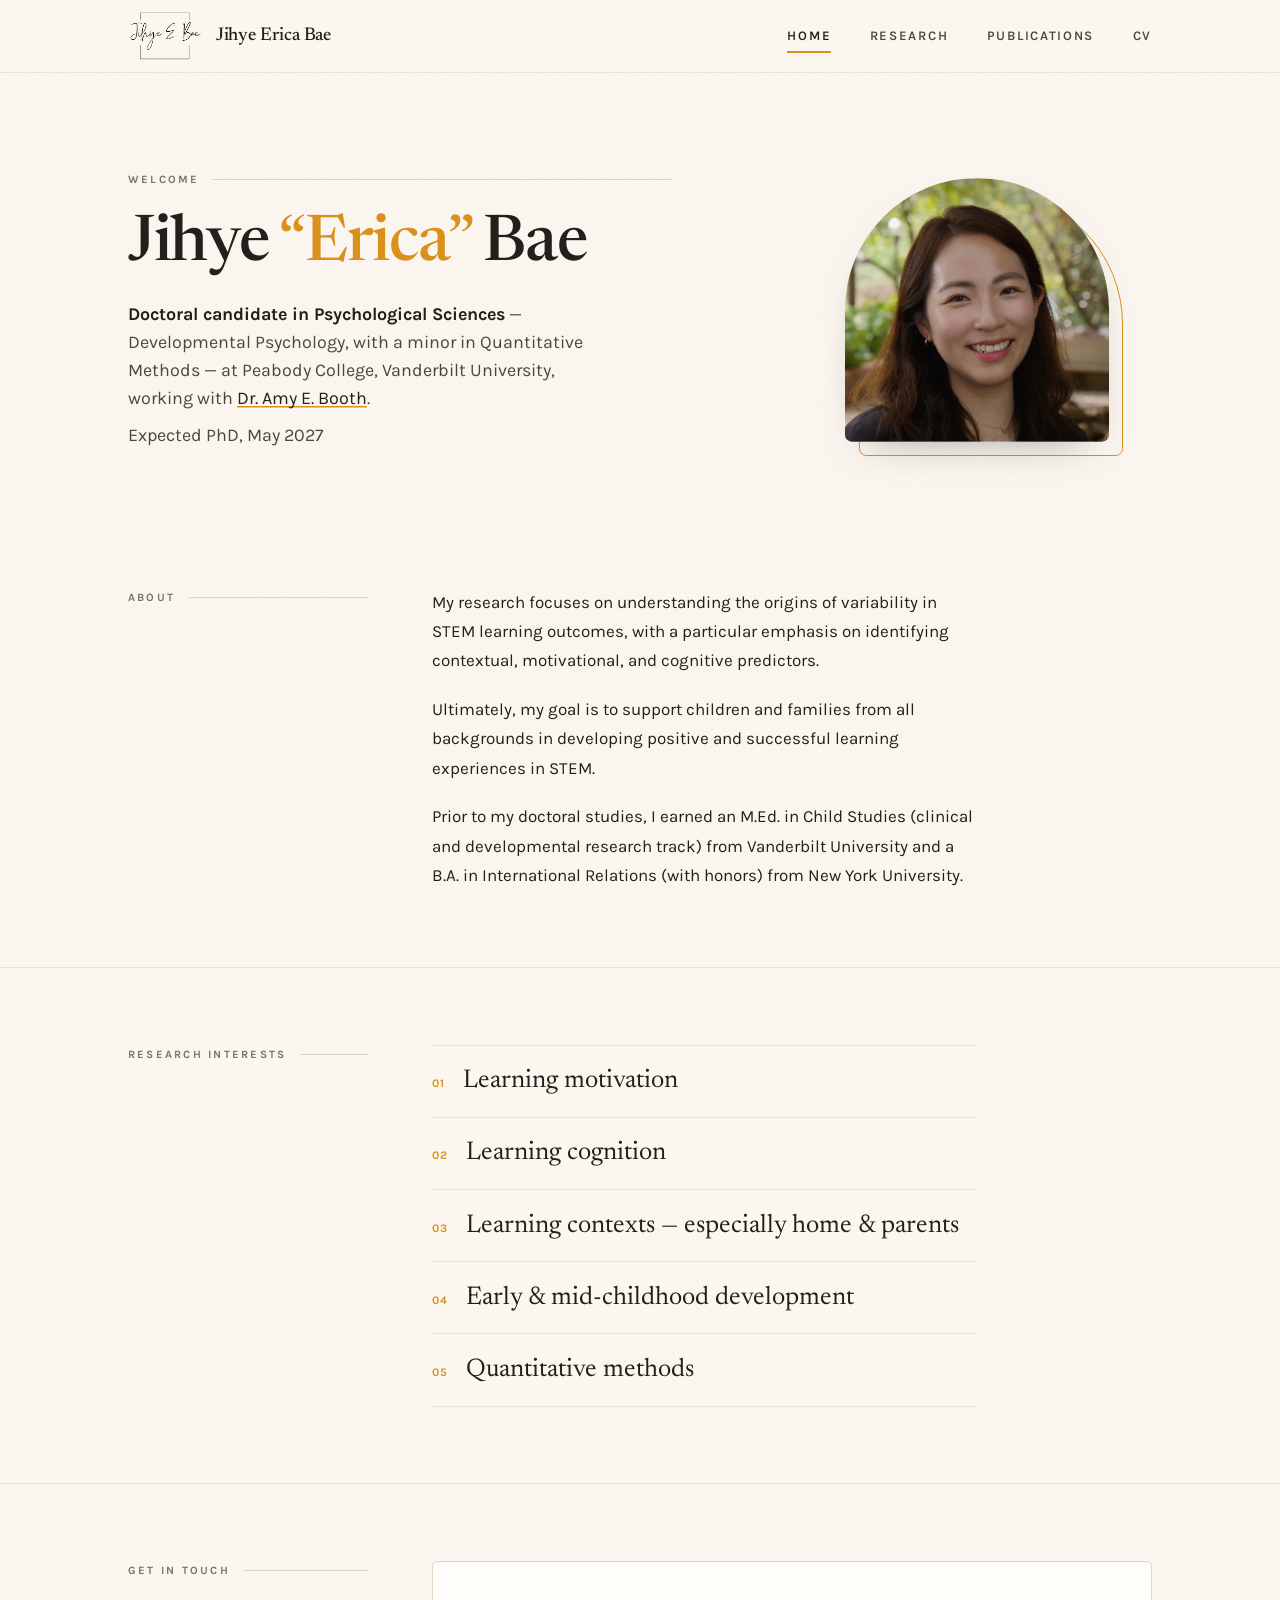
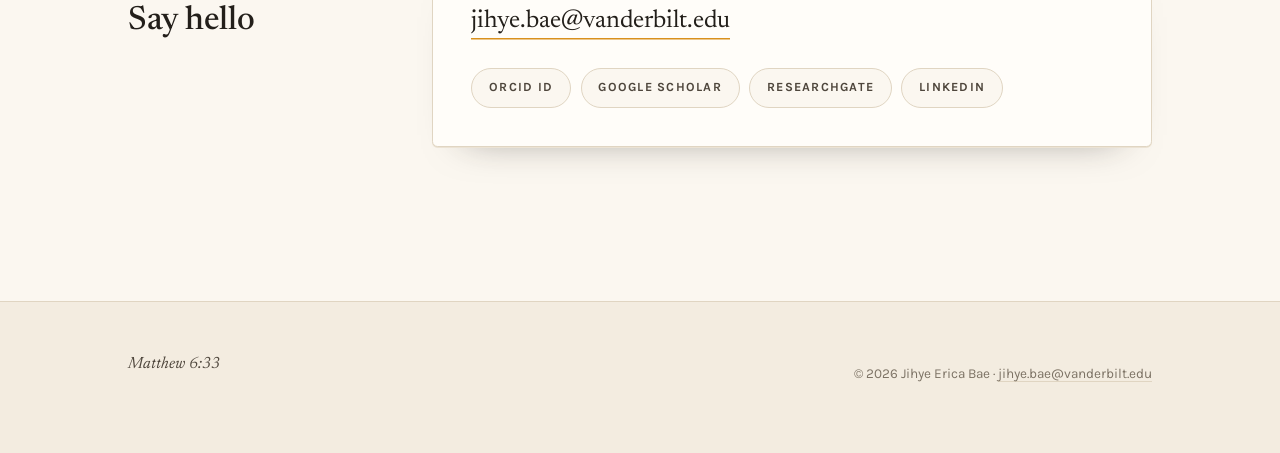
<file: index.html>
<!DOCTYPE html>
<html lang="en">
<head>
<meta charset="utf-8">
<meta name="viewport" content="width=device-width, initial-scale=1">
<title>Jihye Bae (Erica Bae) — Developmental Psychology, Vanderbilt University</title>
<meta name="description" content="Jihye &quot;Erica&quot; Bae is a doctoral candidate in Psychological Sciences at Peabody College, Vanderbilt University, and a member of the Little Learners Lab, studying the contextual, motivational, and cognitive origins of variability in STEM learning.">
<meta name="author" content="Jihye Erica Bae">
<link rel="canonical" href="https://ericajbae.github.io/">

<meta property="og:type" content="profile">
<meta property="og:url" content="https://ericajbae.github.io/">
<meta property="og:title" content="Jihye &quot;Erica&quot; Bae">
<meta property="og:description" content="Doctoral candidate in Psychological Sciences at Vanderbilt University — early STEM learning, motivation, and the home science environment.">
<meta property="og:image" content="https://ericajbae.github.io/assets/img/portrait.jpg">

<link rel="icon" href="assets/img/logo.png">
<link rel="preconnect" href="https://fonts.googleapis.com">
<link rel="preconnect" href="https://fonts.gstatic.com" crossorigin>
<link rel="stylesheet" href="https://fonts.googleapis.com/css2?family=Newsreader:ital,opsz,wght@0,6..72,300..700;1,6..72,300..700&family=Karla:ital,wght@0,300..800;1,300..800&display=swap">
<link rel="stylesheet" href="assets/css/style.css">

<script type="application/ld+json">
{
  "@context": "https://schema.org",
  "@type": "Person",
  "name": "Jihye Erica Bae",
  "url": "https://ericajbae.github.io/",
  "image": "https://ericajbae.github.io/assets/img/portrait.jpg",
  "alternateName": ["Jihye Bae", "Erica Bae", "Jihye \"Erica\" Bae"],
  "jobTitle": "Doctoral Candidate in Psychological Sciences",
  "email": "mailto:jihye.bae@vanderbilt.edu",
  "affiliation": {
    "@type": "CollegeOrUniversity",
    "name": "Vanderbilt University, Peabody College"
  },
  "memberOf": {
    "@type": "Organization",
    "name": "Little Learners Lab, Vanderbilt University",
    "url": "https://my.vanderbilt.edu/littlelearnerslab/"
  },
  "alumniOf": ["Vanderbilt University", "New York University"],
  "knowsAbout": ["Developmental Psychology", "Early STEM learning", "Learning motivation", "Quantitative methods"],
  "sameAs": [
    "https://orcid.org/0009-0007-4575-9829",
    "https://scholar.google.com/citations?user=H38HMKwAAAAJ&hl=en",
    "https://www.researchgate.net/profile/Jihye-Bae-4",
    "https://www.linkedin.com/in/jihye-bae-78605846"
  ]
}
</script>
</head>
<body>
<a class="skip" href="#main">Skip to content</a>

<header class="masthead">
  <div class="wrap masthead__inner">
    <a class="sigmark" href="index.html" aria-label="Jihye Erica Bae — home">
      <img src="assets/img/logo.png" alt="" width="285" height="195">
      <span class="sigmark__name">Jihye Erica Bae</span>
    </a>
    <nav class="nav" aria-label="Primary">
      <a href="index.html" aria-current="page">Home</a>
      <a href="research.html">Research</a>
      <a href="publications.html">Publications</a>
      <a href="cv.html">CV</a>
    </nav>
  </div>
</header>

<main id="main">

  <!-- ── hero ──────────────────────────────────────────────────────── -->
  <section class="hero">
    <div class="wrap hero__grid">
      <div class="rise">
        <p class="eyebrow">Welcome</p>
        <h1 class="hero__name">Jihye <em>“Erica”</em> Bae</h1>
        <p class="hero__role hero__role--lead">
          <strong>Doctoral candidate in Psychological Sciences</strong> — Developmental
          Psychology, with a minor in Quantitative Methods — at Peabody College,
          Vanderbilt University, working with
          <a class="link" href="https://www.vanderbilt.edu/psychological_sciences/bio/amy-booth" target="_blank" rel="noopener">Dr.&nbsp;Amy&nbsp;E.&nbsp;Booth</a>.
        </p>
        <p class="hero__role">
          Expected&nbsp;PhD, May&nbsp;2027
        </p>
      </div>

      <figure class="portrait rise">
        <div class="portrait__img">
          <img src="assets/img/portrait.jpg" alt="Portrait of Jihye Erica Bae" width="679" height="679">
        </div>
      </figure>
    </div>
  </section>

  <!-- ── about ─────────────────────────────────────────────────────── -->
  <section class="section">
    <div class="wrap railed">
      <div class="railed__rail">
        <p class="eyebrow">About</p>
      </div>
      <div class="prose">
        <p>
          My research focuses on understanding the origins of variability in STEM
          learning outcomes, with a particular emphasis on identifying contextual,
          motivational, and cognitive predictors.
        </p>
        <p>
          Ultimately, my goal is to support children and families from all
          backgrounds in developing positive and successful learning experiences
          in STEM.
        </p>
        <p>
          Prior to my doctoral studies, I earned an M.Ed. in Child Studies
          (clinical and developmental research track) from Vanderbilt University
          and a B.A. in International Relations (with honors) from
          New York University.
        </p>
      </div>
    </div>
  </section>

  <!-- ── interests ─────────────────────────────────────────────────── -->
  <section class="section">
    <div class="wrap railed">
      <div class="railed__rail">
        <p class="eyebrow">Research interests</p>
      </div>
      <ol class="interests">
        <li>Learning motivation</li>
        <li>Learning cognition</li>
        <li>Learning contexts — especially home &amp; parents</li>
        <li>Early &amp; mid-childhood development</li>
        <li>Quantitative methods</li>
      </ol>
    </div>
  </section>

  <!-- ── contact ───────────────────────────────────────────────────── -->
  <section class="section">
    <div class="wrap railed">
      <div class="railed__rail">
        <p class="eyebrow">Get in touch</p>
        <h2 class="section__title">Say hello</h2>
      </div>
      <div class="contact">
        <a class="link contact__mail" href="mailto:jihye.bae@vanderbilt.edu">jihye.bae@vanderbilt.edu</a>
        <div class="profiles">
          <a href="https://orcid.org/0009-0007-4575-9829" target="_blank" rel="noopener">ORCID iD</a>
          <a href="https://scholar.google.com/citations?user=H38HMKwAAAAJ&amp;hl=en" target="_blank" rel="noopener">Google Scholar</a>
          <a href="https://www.researchgate.net/profile/Jihye-Bae-4" target="_blank" rel="noopener">ResearchGate</a>
          <a href="https://www.linkedin.com/in/jihye-bae-78605846" target="_blank" rel="noopener">LinkedIn</a>
        </div>
      </div>
    </div>
  </section>

</main>

<footer class="foot">
  <div class="wrap foot__inner">
    <p class="foot__verse">Matthew 6:33</p>
    <p>© 2026 Jihye Erica Bae · <a href="mailto:jihye.bae@vanderbilt.edu">jihye.bae@vanderbilt.edu</a></p>
  </div>
</footer>

<!-- visitor stats: GoatCounter (cookie-free) -->
<script data-goatcounter="https://khan0425.goatcounter.com/count" async src="//gc.zgo.at/count.js"></script>
</body>
</html>
</file>
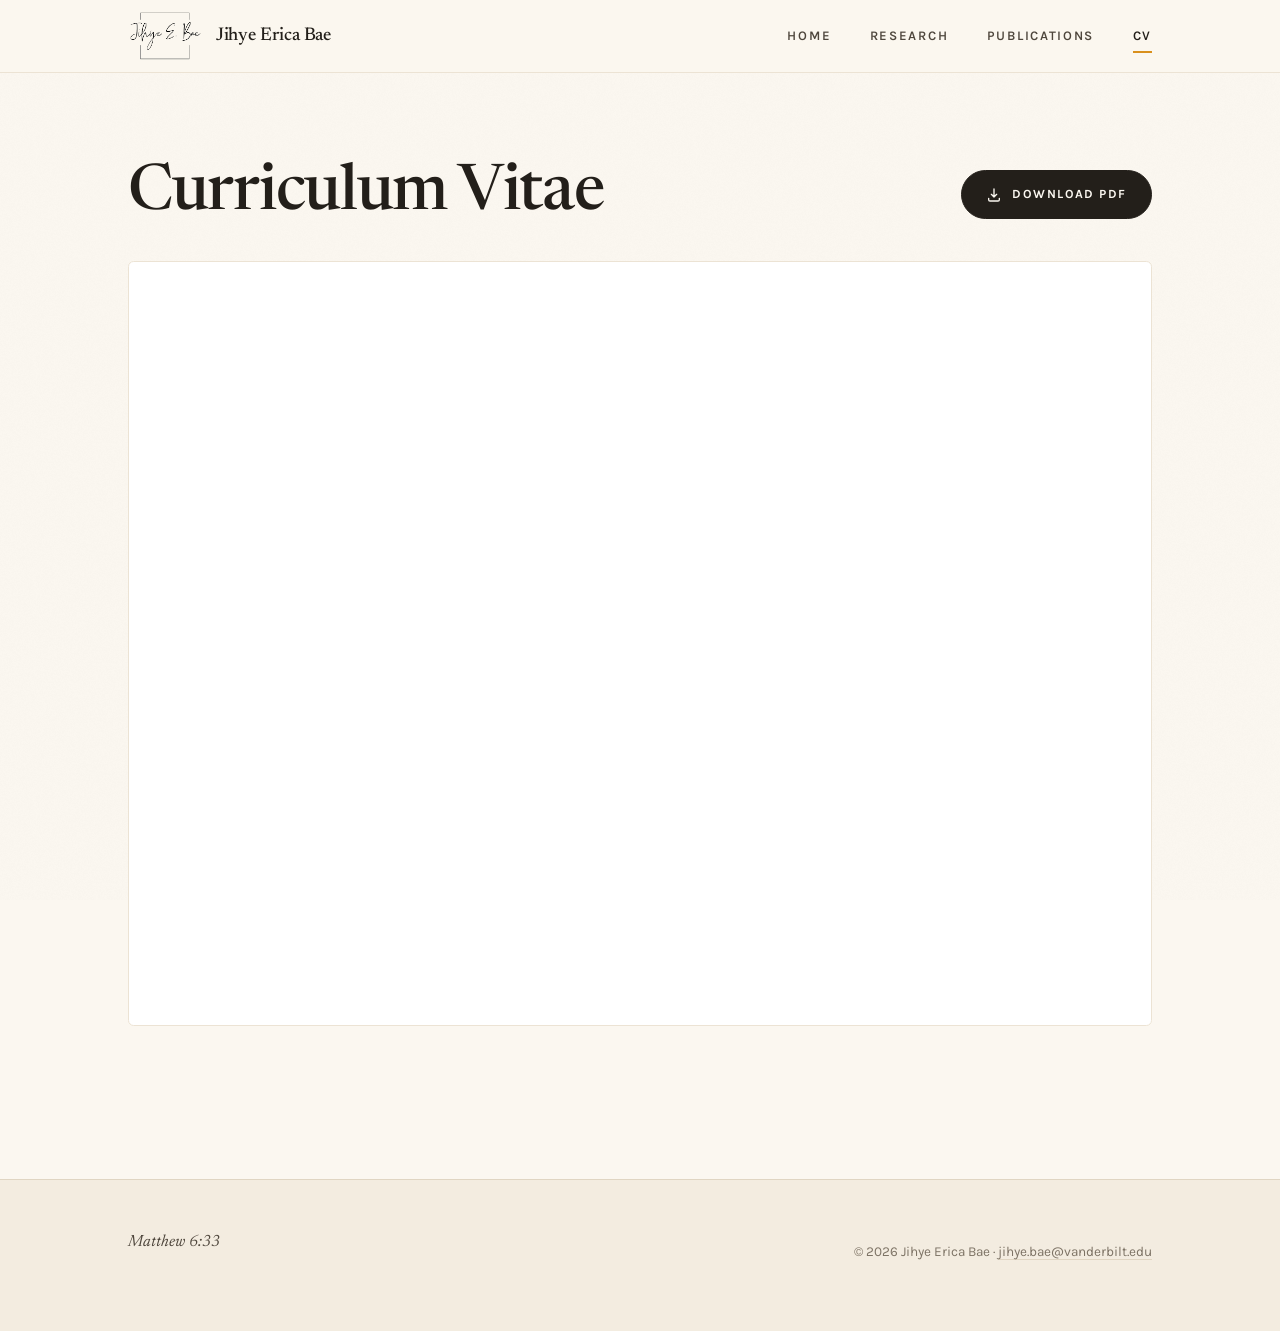
<file: cv.html>
<!DOCTYPE html>
<html lang="en">
<head>
<meta charset="utf-8">
<meta name="viewport" content="width=device-width, initial-scale=1">
<title>CV — Jihye Bae (Erica Bae), Vanderbilt University</title>
<meta name="description" content="Curriculum vitae of Jihye &quot;Erica&quot; Bae, doctoral candidate in Psychological Sciences at Vanderbilt University — education, research and teaching experience, publications, presentations, and awards.">
<meta name="author" content="Jihye Erica Bae">
<link rel="canonical" href="https://ericajbae.github.io/cv.html">

<meta property="og:type" content="website">
<meta property="og:url" content="https://ericajbae.github.io/cv.html">
<meta property="og:title" content="CV — Jihye &quot;Erica&quot; Bae">
<meta property="og:description" content="Education, research and teaching experience, publications, presentations, and awards.">
<meta property="og:image" content="https://ericajbae.github.io/assets/img/portrait.jpg">

<link rel="icon" href="assets/img/logo.png">
<link rel="preconnect" href="https://fonts.googleapis.com">
<link rel="preconnect" href="https://fonts.gstatic.com" crossorigin>
<link rel="stylesheet" href="https://fonts.googleapis.com/css2?family=Newsreader:ital,opsz,wght@0,6..72,300..700;1,6..72,300..700&family=Karla:ital,wght@0,300..800;1,300..800&display=swap">
<link rel="stylesheet" href="assets/css/style.css">
</head>
<body>
<a class="skip" href="#main">Skip to content</a>

<header class="masthead">
  <div class="wrap masthead__inner">
    <a class="sigmark" href="index.html" aria-label="Jihye Erica Bae — home">
      <img src="assets/img/logo.png" alt="" width="285" height="195">
      <span class="sigmark__name">Jihye Erica Bae</span>
    </a>
    <nav class="nav" aria-label="Primary">
      <a href="index.html">Home</a>
      <a href="research.html">Research</a>
      <a href="publications.html">Publications</a>
      <a href="cv.html" aria-current="page">CV</a>
    </nav>
  </div>
</header>

<main id="main">

  <div class="wrap cv-head">
    <h1 class="hero__name rise" style="margin-bottom:0">Curriculum Vitae</h1>
    <a class="btn rise" href="https://docs.google.com/document/d/13zA2UC3E8pDD8UInHf0IEqPdBKa_OGRN-iTMG4i4fhw/export?format=pdf" target="_blank" rel="noopener">
      <svg viewBox="0 0 24 24" fill="none" stroke="currentColor" stroke-width="2" stroke-linecap="round" stroke-linejoin="round" aria-hidden="true"><path d="M12 3v12m0 0l-4-4m4 4l4-4M4 17v2a2 2 0 002 2h12a2 2 0 002-2v-2"/></svg>
      Download PDF
    </a>
  </div>

  <!-- phones: the embedded doc is too small to read, so offer the PDF / doc instead -->
  <div class="wrap cv-mobile">
    <p>The full CV is easiest to read as a PDF on a small screen.</p>
    <a class="btn" href="https://docs.google.com/document/d/13zA2UC3E8pDD8UInHf0IEqPdBKa_OGRN-iTMG4i4fhw/export?format=pdf" target="_blank" rel="noopener">
      <svg viewBox="0 0 24 24" fill="none" stroke="currentColor" stroke-width="2" stroke-linecap="round" stroke-linejoin="round" aria-hidden="true"><path d="M12 3v12m0 0l-4-4m4 4l4-4M4 17v2a2 2 0 002 2h12a2 2 0 002-2v-2"/></svg>
      Download PDF
    </a>
    <a class="btn btn--ghost" href="https://docs.google.com/document/d/13zA2UC3E8pDD8UInHf0IEqPdBKa_OGRN-iTMG4i4fhw/edit?usp=sharing" target="_blank" rel="noopener">Open in Google Docs</a>
  </div>

  <!-- CV body is the live Google Doc "CV_Bae" (shared as "anyone with the link can view");
       edits to the doc show up here automatically -->
  <div class="wrap cv-embed">
    <iframe src="https://docs.google.com/document/d/13zA2UC3E8pDD8UInHf0IEqPdBKa_OGRN-iTMG4i4fhw/preview"
            title="Curriculum vitae of Jihye Erica Bae" loading="lazy"></iframe>
  </div>

</main>

<footer class="foot">
  <div class="wrap foot__inner">
    <p class="foot__verse">Matthew 6:33</p>
    <p>© 2026 Jihye Erica Bae · <a href="mailto:jihye.bae@vanderbilt.edu">jihye.bae@vanderbilt.edu</a></p>
  </div>
</footer>

<!-- visitor stats: GoatCounter (cookie-free) -->
<script data-goatcounter="https://khan0425.goatcounter.com/count" async src="//gc.zgo.at/count.js"></script>
</body>
</html>
</file>
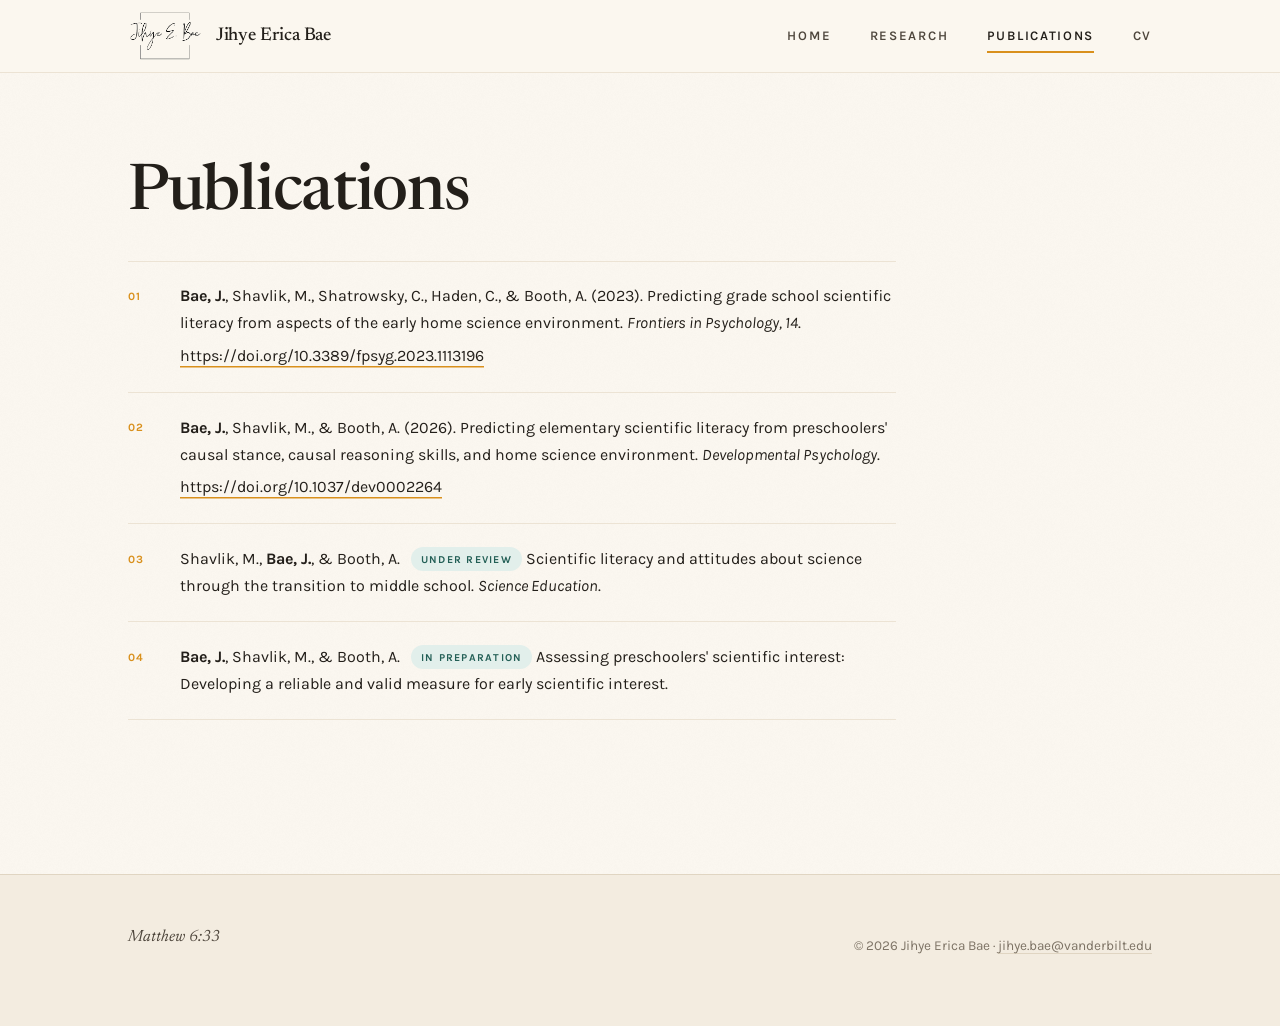
<file: publications.html>
<!DOCTYPE html>
<html lang="en">
<head>
<meta charset="utf-8">
<meta name="viewport" content="width=device-width, initial-scale=1">
<title>Publications — Jihye Bae (Erica Bae), Vanderbilt University</title>
<meta name="description" content="Publications by Jihye &quot;Erica&quot; Bae (Vanderbilt University) on early scientific interest, the home science environment, and the development of scientific literacy.">
<meta name="author" content="Jihye Erica Bae">
<link rel="canonical" href="https://ericajbae.github.io/publications.html">

<meta property="og:type" content="website">
<meta property="og:url" content="https://ericajbae.github.io/publications.html">
<meta property="og:title" content="Publications — Jihye &quot;Erica&quot; Bae">
<meta property="og:description" content="Peer-reviewed articles and manuscripts in progress.">
<meta property="og:image" content="https://ericajbae.github.io/assets/img/portrait.jpg">

<link rel="icon" href="assets/img/logo.png">
<link rel="preconnect" href="https://fonts.googleapis.com">
<link rel="preconnect" href="https://fonts.gstatic.com" crossorigin>
<link rel="stylesheet" href="https://fonts.googleapis.com/css2?family=Newsreader:ital,opsz,wght@0,6..72,300..700;1,6..72,300..700&family=Karla:ital,wght@0,300..800;1,300..800&display=swap">
<link rel="stylesheet" href="assets/css/style.css">
</head>
<body>
<a class="skip" href="#main">Skip to content</a>

<header class="masthead">
  <div class="wrap masthead__inner">
    <a class="sigmark" href="index.html" aria-label="Jihye Erica Bae — home">
      <img src="assets/img/logo.png" alt="" width="285" height="195">
      <span class="sigmark__name">Jihye Erica Bae</span>
    </a>
    <nav class="nav" aria-label="Primary">
      <a href="index.html">Home</a>
      <a href="research.html">Research</a>
      <a href="publications.html" aria-current="page">Publications</a>
      <a href="cv.html">CV</a>
    </nav>
  </div>
</header>

<main id="main">

  <section class="hero" style="padding-bottom:0">
    <div class="wrap">
      <h1 class="hero__name rise" style="margin-bottom:0">Publications</h1>
    </div>
  </section>

  <!-- ── publications ──────────────────────────────────────────────── -->
  <section class="section" style="padding-top:2rem">
    <div class="wrap">
      <ol class="biblio">
        <li>
          <span class="self">Bae, J.</span>, Shavlik, M., Shatrowsky, C., Haden, C., &amp; Booth, A. (2023).
          Predicting grade school scientific literacy from aspects of the early home
          science environment. <cite>Frontiers in Psychology, 14</cite>.
          <a class="link doi" href="https://doi.org/10.3389/fpsyg.2023.1113196" target="_blank" rel="noopener">https://doi.org/10.3389/fpsyg.2023.1113196</a>
        </li>
        <li>
          <span class="self">Bae, J.</span>, Shavlik, M., &amp; Booth, A. (2026).
          Predicting elementary scientific literacy from preschoolers' causal stance,
          causal reasoning skills, and home science environment.
          <cite>Developmental Psychology</cite>.
          <a class="link doi" href="https://doi.org/10.1037/dev0002264" target="_blank" rel="noopener">https://doi.org/10.1037/dev0002264</a>
        </li>
        <li>
          Shavlik, M., <span class="self">Bae, J.</span>, &amp; Booth, A. <span class="tag">Under review</span>
          Scientific literacy and attitudes about science through the transition to
          middle school. <cite>Science Education</cite>.
        </li>
        <li>
          <span class="self">Bae, J.</span>, Shavlik, M., &amp; Booth, A. <span class="tag">In preparation</span>
          Assessing preschoolers' scientific interest: Developing a reliable and valid
          measure for early scientific interest.
        </li>
      </ol>
    </div>
  </section>

</main>

<footer class="foot">
  <div class="wrap foot__inner">
    <p class="foot__verse">Matthew 6:33</p>
    <p>© 2026 Jihye Erica Bae · <a href="mailto:jihye.bae@vanderbilt.edu">jihye.bae@vanderbilt.edu</a></p>
  </div>
</footer>

<!-- visitor stats: GoatCounter (cookie-free) -->
<script data-goatcounter="https://khan0425.goatcounter.com/count" async src="//gc.zgo.at/count.js"></script>
</body>
</html>
</file>
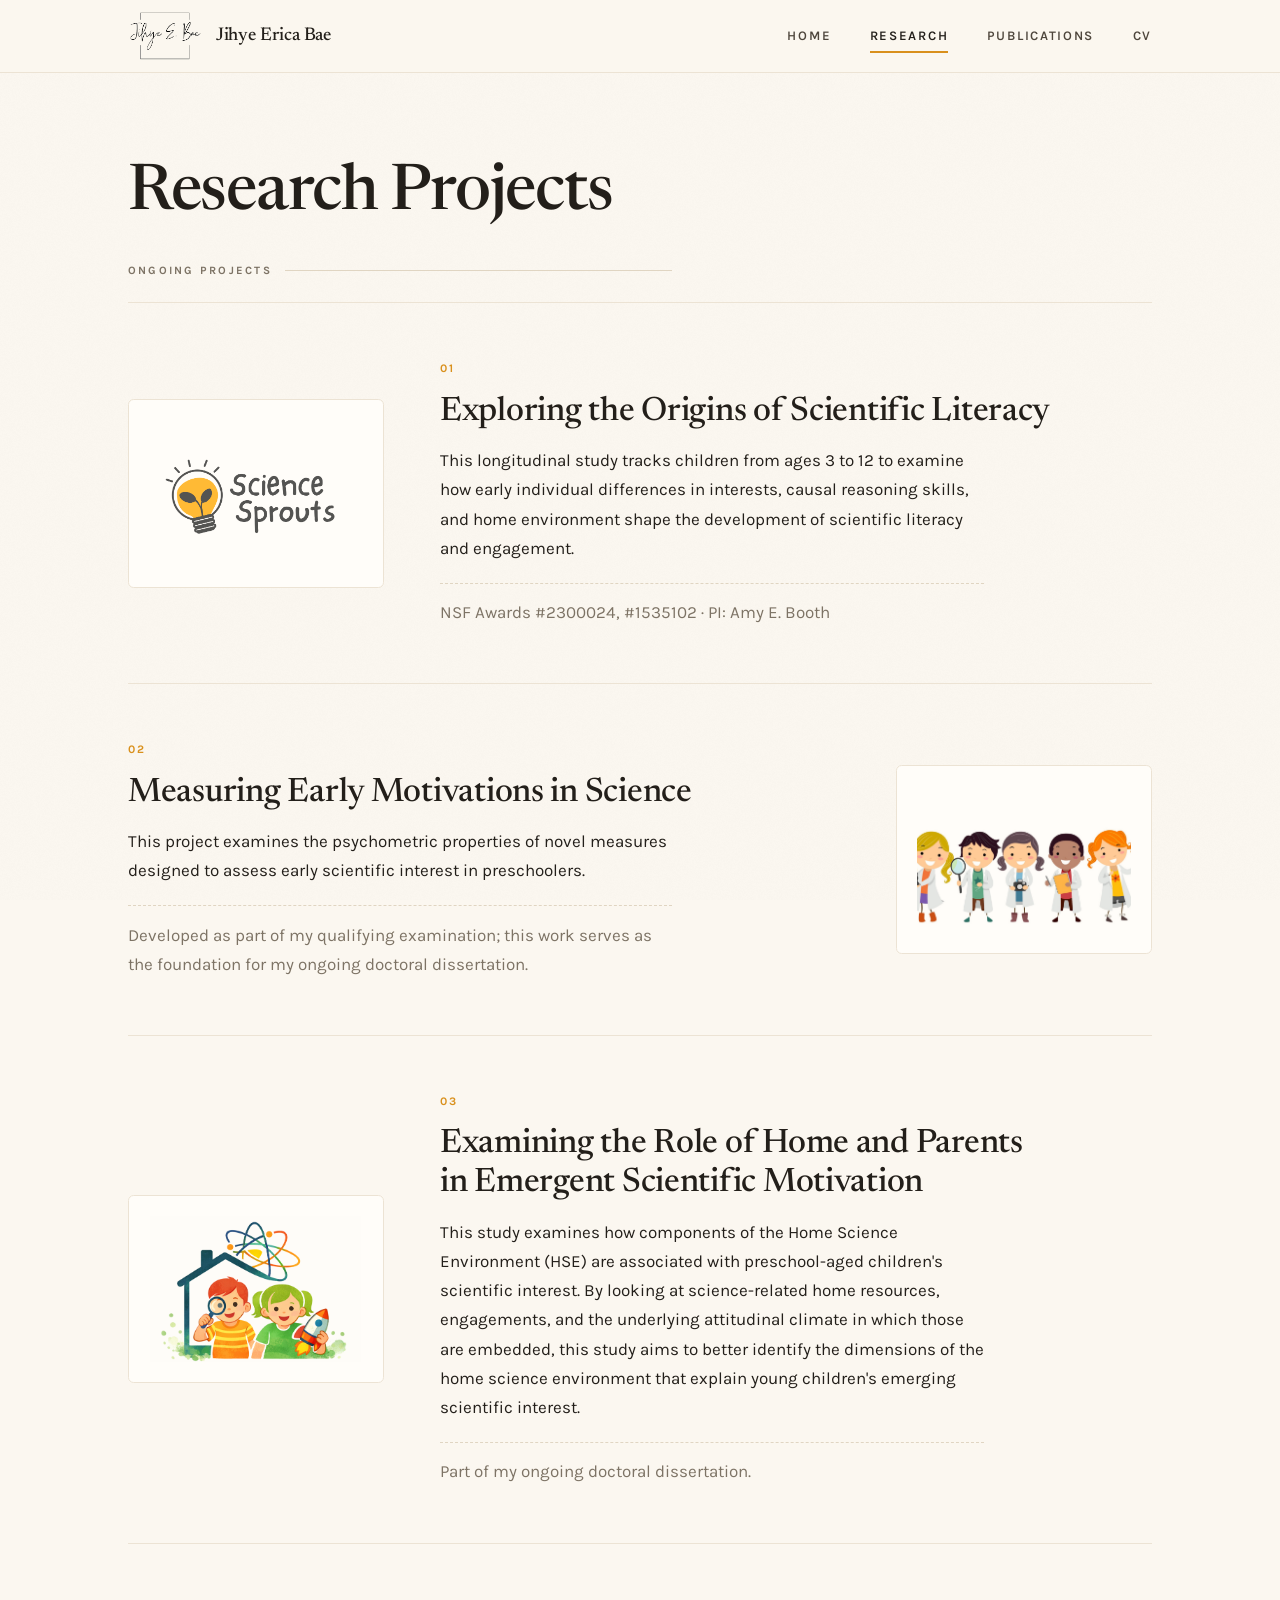
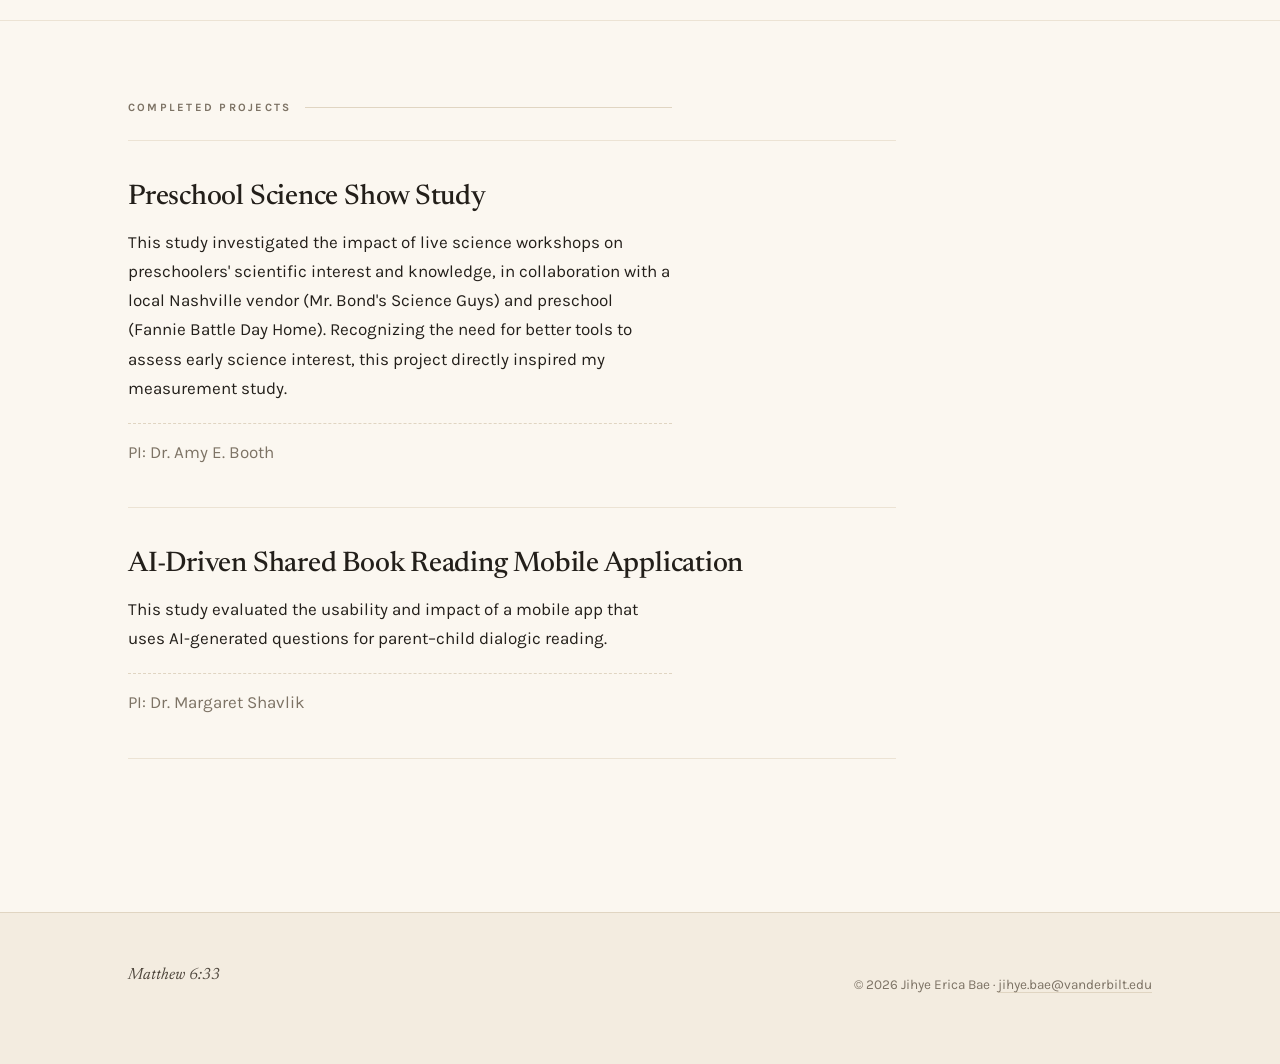
<file: research.html>
<!DOCTYPE html>
<html lang="en">
<head>
<meta charset="utf-8">
<meta name="viewport" content="width=device-width, initial-scale=1">
<title>Research — Jihye Bae (Erica Bae), Vanderbilt University</title>
<meta name="description" content="Research by Jihye &quot;Erica&quot; Bae, doctoral candidate at Vanderbilt University, on early scientific interest, the home science environment, and the development of scientific literacy.">
<meta name="author" content="Jihye Erica Bae">
<link rel="canonical" href="https://ericajbae.github.io/research.html">

<meta property="og:type" content="website">
<meta property="og:url" content="https://ericajbae.github.io/research.html">
<meta property="og:title" content="Research — Jihye &quot;Erica&quot; Bae">
<meta property="og:description" content="Early scientific interest, the home science environment, and the development of scientific literacy.">
<meta property="og:image" content="https://ericajbae.github.io/assets/img/portrait.jpg">

<link rel="icon" href="assets/img/logo.png">
<link rel="preconnect" href="https://fonts.googleapis.com">
<link rel="preconnect" href="https://fonts.gstatic.com" crossorigin>
<link rel="stylesheet" href="https://fonts.googleapis.com/css2?family=Newsreader:ital,opsz,wght@0,6..72,300..700;1,6..72,300..700&family=Karla:ital,wght@0,300..800;1,300..800&display=swap">
<link rel="stylesheet" href="assets/css/style.css">
</head>
<body>
<a class="skip" href="#main">Skip to content</a>

<header class="masthead">
  <div class="wrap masthead__inner">
    <a class="sigmark" href="index.html" aria-label="Jihye Erica Bae — home">
      <img src="assets/img/logo.png" alt="" width="285" height="195">
      <span class="sigmark__name">Jihye Erica Bae</span>
    </a>
    <nav class="nav" aria-label="Primary">
      <a href="index.html">Home</a>
      <a href="research.html" aria-current="page">Research</a>
      <a href="publications.html">Publications</a>
      <a href="cv.html">CV</a>
    </nav>
  </div>
</header>

<main id="main">

  <section class="hero" style="padding-bottom:0">
    <div class="wrap">
      <h1 class="hero__name rise" style="margin-bottom:0">Research Projects</h1>
    </div>
  </section>

  <!-- ── ongoing ───────────────────────────────────────────────────── -->
  <section class="section" style="padding-top:2rem">
    <div class="wrap">
      <p class="eyebrow">Ongoing projects</p>

      <article class="project">
        <div>
          <span class="project__num">01</span>
          <h2 class="project__title">Exploring the Origins of Scientific Literacy</h2>
          <p>
            This longitudinal study tracks children from ages 3 to 12 to examine how
            early individual differences in interests, causal reasoning skills, and
            home environment shape the development of scientific literacy and
            engagement.
          </p>
          <p class="project__meta">NSF Awards #2300024, #1535102 · PI: Amy E. Booth</p>
        </div>
        <div class="project__art">
          <img src="assets/img/proj-science-sprouts.png" alt="Science Sprouts project logo — a lightbulb with a seedling inside" width="1563" height="1070" loading="lazy">
        </div>
      </article>

      <article class="project">
        <div>
          <span class="project__num">02</span>
          <h2 class="project__title">Measuring Early Motivations in Science</h2>
          <p>
            This project examines the psychometric properties of novel measures
            designed to assess early scientific interest in preschoolers.
          </p>
          <p class="project__meta">
            Developed as part of my qualifying examination; this work serves as the
            foundation for my ongoing doctoral dissertation.
          </p>
        </div>
        <div class="project__art">
          <img src="assets/img/proj-measuring.jpg" alt="Illustration of young children in lab coats holding a magnifying glass, camera, and notebook" width="1753" height="1203" loading="lazy">
        </div>
      </article>

      <article class="project">
        <div>
          <span class="project__num">03</span>
          <h2 class="project__title">Examining the Role of Home and Parents in Emergent Scientific Motivation</h2>
          <p>
            This study examines how components of the Home Science Environment (HSE)
            are associated with preschool-aged children's scientific interest. By
            looking at science-related home resources, engagements, and the
            underlying attitudinal climate in which those are embedded, this study
            aims to better identify the dimensions of the home science environment
            that explain young children's emerging scientific interest.
          </p>
          <p class="project__meta">Part of my ongoing doctoral dissertation.</p>
        </div>
        <div class="project__art">
          <img src="assets/img/proj-home.png" alt="Illustration of two children with a magnifying glass and rocket under the outline of a house" width="611" height="418" loading="lazy">
        </div>
      </article>
    </div>
  </section>

  <!-- ── completed ─────────────────────────────────────────────────── -->
  <section class="section">
    <div class="wrap">
      <p class="eyebrow">Completed projects</p>

      <article class="study">
        <h2 class="project__title">Preschool Science Show Study</h2>
        <p class="prose">
          This study investigated the impact of live science workshops on
          preschoolers' scientific interest and knowledge, in collaboration with a
          local Nashville vendor (Mr.&nbsp;Bond's Science Guys) and preschool
          (Fannie Battle Day Home). Recognizing the need for better tools to assess
          early science interest, this project directly inspired my measurement study.
        </p>
        <p class="project__meta">PI: Dr. Amy E. Booth</p>
      </article>

      <article class="study">
        <h2 class="project__title">AI-Driven Shared Book Reading Mobile Application</h2>
        <p class="prose">
          This study evaluated the usability and impact of a mobile app that uses
          AI-generated questions for parent–child dialogic reading.
        </p>
        <p class="project__meta">PI: Dr. Margaret Shavlik</p>
      </article>
    </div>
  </section>

</main>

<footer class="foot">
  <div class="wrap foot__inner">
    <p class="foot__verse">Matthew 6:33</p>
    <p>© 2026 Jihye Erica Bae · <a href="mailto:jihye.bae@vanderbilt.edu">jihye.bae@vanderbilt.edu</a></p>
  </div>
</footer>

<!-- visitor stats: GoatCounter (cookie-free) -->
<script data-goatcounter="https://khan0425.goatcounter.com/count" async src="//gc.zgo.at/count.js"></script>
</body>
</html>
</file>
<file: assets/css/style.css>
/* ==========================================================================
   Jihye "Erica" Bae — personal academic site
   Aesthetic: warm letterpress paper. Cream ground, ink type, marigold accent.
   Newsreader (display) + Karla (text). No build step, no JS dependency.
   ========================================================================== */

/* --- tokens ------------------------------------------------------------- */
:root {
  --paper:        #fbf7f0;
  --paper-deep:   #f3ece0;
  --paper-card:   #fffdf9;
  --ink:          #231f1a;
  --ink-soft:     #4e463c;
  --ink-mute:     #7d7365;
  --rule:         #e0d5c2;
  --rule-soft:    #ece3d4;

  --marigold:     #d9901c;
  --marigold-lo:  #f6c96a;
  --pine:         #235f56;
  --pine-lo:      #e2efeb;

  --serif: "Newsreader", "Iowan Old Style", "Palatino Linotype", Georgia, serif;
  --sans:  "Karla", "Avenir Next", "Segoe UI", Helvetica, Arial, sans-serif;

  --measure: 34rem;      /* comfortable reading width */
  --page:    72rem;      /* outer page width          */
  --gutter:  clamp(1.25rem, 5vw, 4.5rem);

  --step:    clamp(3rem, 6vw, 5rem);   /* vertical section rhythm */
}

/* --- reset -------------------------------------------------------------- */
*, *::before, *::after { box-sizing: border-box; }

html {
  scroll-behavior: smooth;
  -webkit-text-size-adjust: 100%;
}
@media (prefers-reduced-motion: reduce) {
  html { scroll-behavior: auto; }
  *, *::before, *::after {
    animation-duration: .01ms !important;
    animation-iteration-count: 1 !important;
    transition-duration: .01ms !important;
  }
}

body {
  margin: 0;
  min-height: 100vh;
  display: flex;
  flex-direction: column;
  background: var(--paper);
  color: var(--ink);
  font-family: var(--sans);
  font-size: 1.0625rem;
  line-height: 1.72;
  font-feature-settings: "kern" 1;
  -webkit-font-smoothing: antialiased;
  text-rendering: optimizeLegibility;
}

/* paper grain — a single inline SVG turbulence, fixed so it never scrolls */
body::before {
  content: "";
  position: fixed;
  inset: 0;
  z-index: 0;
  pointer-events: none;
  opacity: .5;
  background-image: url("data:image/svg+xml,%3Csvg xmlns='http://www.w3.org/2000/svg' width='220' height='220'%3E%3Cfilter id='n'%3E%3CfeTurbulence type='fractalNoise' baseFrequency='.85' numOctaves='3' stitchTiles='stitch'/%3E%3CfeColorMatrix type='saturate' values='0'/%3E%3C/filter%3E%3Crect width='220' height='220' filter='url(%23n)' opacity='.055'/%3E%3C/svg%3E");
}

img { max-width: 100%; height: auto; display: block; }

a { color: inherit; }

::selection { background: var(--marigold-lo); color: var(--ink); }

:focus-visible {
  outline: 2px solid var(--pine);
  outline-offset: 3px;
  border-radius: 2px;
}

/* --- layout primitives -------------------------------------------------- */
.wrap {
  width: 100%;
  max-width: var(--page);
  margin-inline: auto;
  padding-inline: var(--gutter);
  position: relative;
  z-index: 1;
}

.skip {
  position: absolute;
  left: -9999px;
  top: 0;
  background: var(--ink);
  color: var(--paper);
  padding: .65rem 1.1rem;
  z-index: 99;
  font-size: .85rem;
  letter-spacing: .06em;
  text-transform: uppercase;
}
.skip:focus { left: .5rem; top: .5rem; }

/* --- typography --------------------------------------------------------- */
h1, h2, h3, h4 {
  font-family: var(--serif);
  font-weight: 500;
  font-variation-settings: "opsz" 36;
  line-height: 1.16;
  letter-spacing: -.008em;
  margin: 0;
  text-wrap: balance;
}

p { margin: 0 0 1.15em; max-width: var(--measure); }
p:last-child { margin-bottom: 0; }

/* small caps label used above every section */
.eyebrow {
  font-family: var(--sans);
  font-size: .7rem;
  font-weight: 700;
  letter-spacing: .2em;
  text-transform: uppercase;
  color: var(--ink-mute);
  margin: 0 0 1.4rem;
  display: flex;
  align-items: center;
  gap: .85rem;
}
.eyebrow::after {
  content: "";
  flex: 1;
  height: 1px;
  background: var(--rule);
}

/* inline links: a marigold rule that thickens into a highlight on hover */
.prose a,
a.link {
  color: var(--ink);
  text-decoration: none;
  background-image: linear-gradient(var(--marigold), var(--marigold));
  background-repeat: no-repeat;
  background-position: 0 88%;
  background-size: 100% 1.5px;
  transition: background-size .28s cubic-bezier(.4, 0, .2, 1), color .28s;
  padding-bottom: .05em;
}
.prose a:hover,
a.link:hover {
  background-size: 100% .82em;
}

/* --- masthead ----------------------------------------------------------- */
.masthead {
  position: sticky;
  top: 0;
  z-index: 20;
  background: color-mix(in srgb, var(--paper) 88%, transparent);
  backdrop-filter: saturate(150%) blur(10px);
  border-bottom: 1px solid var(--rule-soft);
}
.masthead__inner {
  display: flex;
  align-items: center;
  justify-content: space-between;
  gap: 1.5rem;
  min-height: 4.5rem;
  padding-block: .6rem;
}

.sigmark {
  display: flex;
  align-items: center;
  gap: .8rem;
  flex-shrink: 0;
  text-decoration: none;
  color: var(--ink);
}
.sigmark img {
  height: 3.2rem;
  width: auto;
  transition: opacity .22s;
}
.sigmark__name {
  font-family: var(--serif);
  font-size: 1.15rem;
  font-weight: 500;
  font-variation-settings: "opsz" 24;
  letter-spacing: -.005em;
  transition: color .22s;
}
.sigmark:hover img { opacity: .62; }
.sigmark:hover .sigmark__name { color: var(--marigold); }

.nav { display: flex; gap: clamp(1.1rem, 3vw, 2.4rem); }
.nav a {
  font-size: .82rem;
  font-weight: 600;
  letter-spacing: .13em;
  text-transform: uppercase;
  text-decoration: none;
  color: var(--ink-soft);
  padding-block: .35rem;
  position: relative;
  white-space: nowrap;
  transition: color .2s;
}
.nav a::after {
  content: "";
  position: absolute;
  left: 0; right: 0; bottom: 0;
  height: 2px;
  background: var(--marigold);
  transform: scaleX(0);
  transform-origin: left;
  transition: transform .3s cubic-bezier(.4, 0, .2, 1);
}
.nav a:hover { color: var(--ink); }
.nav a:hover::after,
.nav a[aria-current="page"]::after { transform: scaleX(1); }
.nav a[aria-current="page"] { color: var(--ink); }

/* phones: four nav items don't fit beside the logo — give them their own row */
@media (max-width: 600px) {
  .masthead__inner { flex-wrap: wrap; row-gap: .25rem; }
  .nav { width: 100%; justify-content: space-between; gap: .75rem; }
  .nav a { font-size: .74rem; letter-spacing: .1em; }
}

/* --- hero (home) -------------------------------------------------------- */
.hero { padding-block: clamp(3rem, 8vw, 5.5rem) clamp(2rem, 5vw, 3.25rem); }

.hero__grid {
  display: grid;
  grid-template-columns: minmax(0, 1.45fr) minmax(0, .85fr);
  gap: clamp(2rem, 6vw, 5rem);
  align-items: center;
}

.hero__name {
  font-size: clamp(2.35rem, 5.4vw, 4rem);
  font-weight: 500;
  font-variation-settings: "opsz" 60;
  line-height: 1.06;
  letter-spacing: -.02em;
  margin-bottom: 1.35rem;
}
.hero__name em {
  font-style: normal;
  font-weight: 500;
  font-variation-settings: "opsz" 60;
  color: var(--marigold);
}

.hero__role {
  font-size: clamp(1rem, 1.5vw, 1.12rem);
  color: var(--ink-soft);
  line-height: 1.55;
  max-width: 30rem;
  margin-bottom: 2rem;
}
.hero__role--lead { margin-bottom: .6rem; }
.hero__role strong { font-weight: 700; color: var(--ink); }

/* portrait: soft arch frame with an offset marigold plate behind it */
.portrait { position: relative; justify-self: center; width: 100%; max-width: 16.5rem; }
.portrait::before {
  content: "";
  position: absolute;
  inset: .85rem -.85rem -.85rem .85rem;
  border: 1px solid var(--marigold);
  border-radius: 9rem 9rem .5rem .5rem;
  z-index: 0;
}
.portrait__img {
  position: relative;
  z-index: 1;
  aspect-ratio: 1 / 1;
  width: 100%;
  border-radius: 9rem 9rem .5rem .5rem;
  overflow: hidden;
  background: var(--paper-deep);
  box-shadow: 0 18px 44px -26px rgba(35, 31, 26, .5);
}
.portrait__img img { width: 100%; height: 100%; object-fit: cover; }

@media (max-width: 820px) {
  .hero__grid { grid-template-columns: 1fr; }
  .portrait { max-width: 14rem; justify-self: start; margin-top: .5rem; }
}

/* --- generic section ---------------------------------------------------- */
main { flex: 1; }

.section { padding-block: var(--step); }
.section + .section { border-top: 1px solid var(--rule-soft); }

.section__title {
  font-size: clamp(1.9rem, 4vw, 2.9rem);
  margin-bottom: 1.75rem;
}

/* two-column: sticky label rail + content */
.railed {
  display: grid;
  grid-template-columns: minmax(0, 15rem) minmax(0, 1fr);
  gap: clamp(1.75rem, 5vw, 4.5rem);
  align-items: start;
}
.railed__rail { position: sticky; top: 6.5rem; }
/* headings inside the narrow rail need a smaller size to break cleanly */
.railed__rail .section__title { font-size: clamp(1.6rem, 2.6vw, 2.1rem); }
@media (max-width: 860px) {
  .railed { grid-template-columns: 1fr; }
  .railed__rail { position: static; }
}

/* --- interests list ----------------------------------------------------- */
.interests {
  list-style: none;
  margin: 0;
  padding: 0;
  display: grid;
  gap: 0;
  max-width: 34rem;
  counter-reset: interest;
}
.interests li {
  counter-increment: interest;
  font-family: var(--serif);
  font-size: clamp(1.2rem, 2.4vw, 1.6rem);
  font-variation-settings: "opsz" 28;
  padding-block: .85rem;
  border-bottom: 1px solid var(--rule-soft);
  display: flex;
  align-items: baseline;
  gap: 1.1rem;
  transition: color .25s, padding-left .25s;
}
.interests li:first-child { border-top: 1px solid var(--rule-soft); }
.interests li::before {
  content: counter(interest, decimal-leading-zero);
  font-family: var(--sans);
  font-size: .72rem;
  font-weight: 700;
  letter-spacing: .1em;
  color: var(--marigold);
  flex-shrink: 0;
}
.interests li:hover { padding-left: .5rem; color: var(--pine); }

/* --- contact card ------------------------------------------------------- */
.contact {
  background: var(--paper-card);
  border: 1px solid var(--rule);
  border-radius: .35rem;
  padding: clamp(1.6rem, 3.5vw, 2.4rem);
  box-shadow: 0 1px 0 var(--rule-soft), 0 22px 40px -34px rgba(35, 31, 26, .55);
}
.contact__mail {
  font-family: var(--serif);
  font-size: clamp(1.1rem, 2.6vw, 1.55rem);
  font-variation-settings: "opsz" 28;
  word-break: break-word;
  display: inline-block;
  margin-bottom: 1.5rem;
}

.profiles { display: flex; flex-wrap: wrap; gap: .6rem; }
.profiles a {
  font-size: .78rem;
  font-weight: 700;
  letter-spacing: .1em;
  text-transform: uppercase;
  text-decoration: none;
  color: var(--ink-soft);
  border: 1px solid var(--rule);
  border-radius: 100px;
  padding: .5rem 1.05rem;
  background: var(--paper);
  transition: background .22s, color .22s, border-color .22s, transform .22s;
}
.profiles a:hover {
  background: var(--ink);
  border-color: var(--ink);
  color: var(--paper);
  transform: translateY(-2px);
}

/* --- project entries (research) ----------------------------------------- */
.project {
  display: grid;
  grid-template-columns: minmax(0, 1fr) minmax(0, 16rem);
  gap: clamp(1.5rem, 5vw, 3.5rem);
  align-items: center;
  padding-block: clamp(2.25rem, 5vw, 3.5rem);
  border-bottom: 1px solid var(--rule-soft);
}
.project:first-of-type { border-top: 1px solid var(--rule-soft); }

/* alternate sides — swap the track widths too, so the prose always gets the
   wide column and only the artwork ever sits in the narrow one */
.project:nth-child(even) {
  grid-template-columns: minmax(0, 16rem) minmax(0, 1fr);
}
.project:nth-child(even) .project__art { order: -1; }

.project__num {
  font-family: var(--sans);
  font-size: .72rem;
  font-weight: 700;
  letter-spacing: .18em;
  color: var(--marigold);
  display: block;
  margin-bottom: .85rem;
}
.project__title {
  font-size: clamp(1.45rem, 3vw, 2.1rem);
  margin-bottom: .9rem;
}
.project__meta {
  color: var(--ink-mute);
  margin-top: 1rem;
  padding-top: .9rem;
  border-top: 1px dashed var(--rule);
  max-width: var(--measure);
}
.project__art {
  display: grid;
  place-items: center;
  padding: 1.25rem;
  background: var(--paper-card);
  border: 1px solid var(--rule-soft);
  border-radius: .35rem;
}
.project__art img { max-height: 11rem; width: auto; object-fit: contain; mix-blend-mode: multiply; }

/* completed projects: text-only entries, same full-width layout as ongoing */
.study {
  padding-block: clamp(1.75rem, 4vw, 2.5rem);
  border-bottom: 1px solid var(--rule-soft);
  max-width: 48rem;
}
.study:first-of-type { border-top: 1px solid var(--rule-soft); }
.study .project__title { font-size: clamp(1.3rem, 2.6vw, 1.75rem); }

@media (max-width: 760px) {
  .project,
  .project:nth-child(even) { grid-template-columns: 1fr; }
  .project:nth-child(even) .project__art { order: 0; }
}

/* --- bibliography ------------------------------------------------------- */
.biblio { list-style: none; margin: 0; padding: 0; counter-reset: ref; }
.biblio li {
  position: relative;
  padding: 1.35rem 0 1.35rem 3.25rem;
  border-bottom: 1px solid var(--rule-soft);
  font-size: 1rem;
  line-height: 1.68;
  max-width: 48rem;
}
.biblio li:first-child { border-top: 1px solid var(--rule-soft); }
.biblio li::before {
  counter-increment: ref;
  content: counter(ref, decimal-leading-zero);
  position: absolute;
  left: 0;
  top: 1.65rem;
  font-family: var(--sans);
  font-size: .7rem;
  font-weight: 700;
  letter-spacing: .1em;
  color: var(--marigold);
}
.biblio cite { font-style: italic; }
.biblio .self { font-weight: 700; }
.biblio .doi {
  display: inline-block;
  max-width: 100%;
  margin-top: .35rem;
  word-break: break-all;
}
.tag {
  display: inline-block;
  font-size: .66rem;
  font-weight: 700;
  letter-spacing: .12em;
  text-transform: uppercase;
  color: var(--pine);
  background: var(--pine-lo);
  border-radius: 100px;
  padding: .2rem .6rem;
  margin-left: .45rem;
  vertical-align: .12em;
}

/* --- CV ----------------------------------------------------------------- */
.cv-head {
  display: flex;
  flex-wrap: wrap;
  align-items: center;
  justify-content: space-between;
  gap: 1.75rem;
  padding-block: clamp(3rem, 8vw, 5.5rem) 2rem;
}

.btn {
  display: inline-flex;
  align-items: center;
  gap: .6rem;
  font-size: .78rem;
  font-weight: 700;
  letter-spacing: .12em;
  text-transform: uppercase;
  text-decoration: none;
  color: var(--paper);
  background: var(--ink);
  border: 1px solid var(--ink);
  border-radius: 100px;
  padding: .8rem 1.5rem;
  transition: background .22s, color .22s, transform .22s;
}
.btn:hover { background: var(--marigold); border-color: var(--marigold); color: var(--ink); transform: translateY(-2px); }
.btn svg { width: 1rem; height: 1rem; }

.cv-embed { padding-bottom: var(--step); }
.cv-mobile { display: none; }
@media (max-width: 700px) {
  .cv-head .btn { display: none; }
  .cv-embed { display: none; }
  .cv-mobile {
    display: flex;
    flex-direction: column;
    align-items: flex-start;
    gap: 1rem;
    padding-bottom: var(--step);
  }
  .cv-mobile p { margin: 0; color: var(--ink-soft); }
}
.btn--ghost { background: transparent; color: var(--ink); }

.cv-embed iframe {
  display: block;
  width: 100%;
  height: 85vh;
  min-height: 36rem;
  border: 1px solid var(--rule-soft);
  border-radius: .35rem;
  background: #fff;
}

/* --- footer ------------------------------------------------------------- */
.foot {
  border-top: 1px solid var(--rule);
  margin-top: var(--step);
  padding-block: 3rem 3.5rem;
  background: var(--paper-deep);
  position: relative;
  z-index: 1;
}
.foot__inner {
  display: flex;
  flex-wrap: wrap;
  gap: 1.25rem 2.5rem;
  justify-content: space-between;
  align-items: center;
  font-size: .85rem;
  color: var(--ink-mute);
}
.foot__verse {
  font-family: var(--serif);
  font-style: italic;
  font-variation-settings: "opsz" 24;
  font-size: 1.02rem;
  color: var(--ink-soft);
}
.foot a { text-decoration: none; border-bottom: 1px solid var(--rule); transition: border-color .2s; }
.foot a:hover { border-color: var(--marigold); }

/* --- entrance choreography --------------------------------------------- */
@keyframes rise {
  from { opacity: 0; transform: translateY(14px); }
  to   { opacity: 1; transform: none; }
}
.rise {
  animation: rise .75s cubic-bezier(.22, 1, .36, 1) backwards;
}
.rise:nth-child(1) { animation-delay: .04s; }
.rise:nth-child(2) { animation-delay: .12s; }
.rise:nth-child(3) { animation-delay: .2s; }
.rise:nth-child(4) { animation-delay: .28s; }

/* --- print -------------------------------------------------------------- */
@media print {
  body::before, .masthead, .foot, .btn { display: none !important; }
  body { background: #fff; font-size: 10.5pt; }
}
</file>
